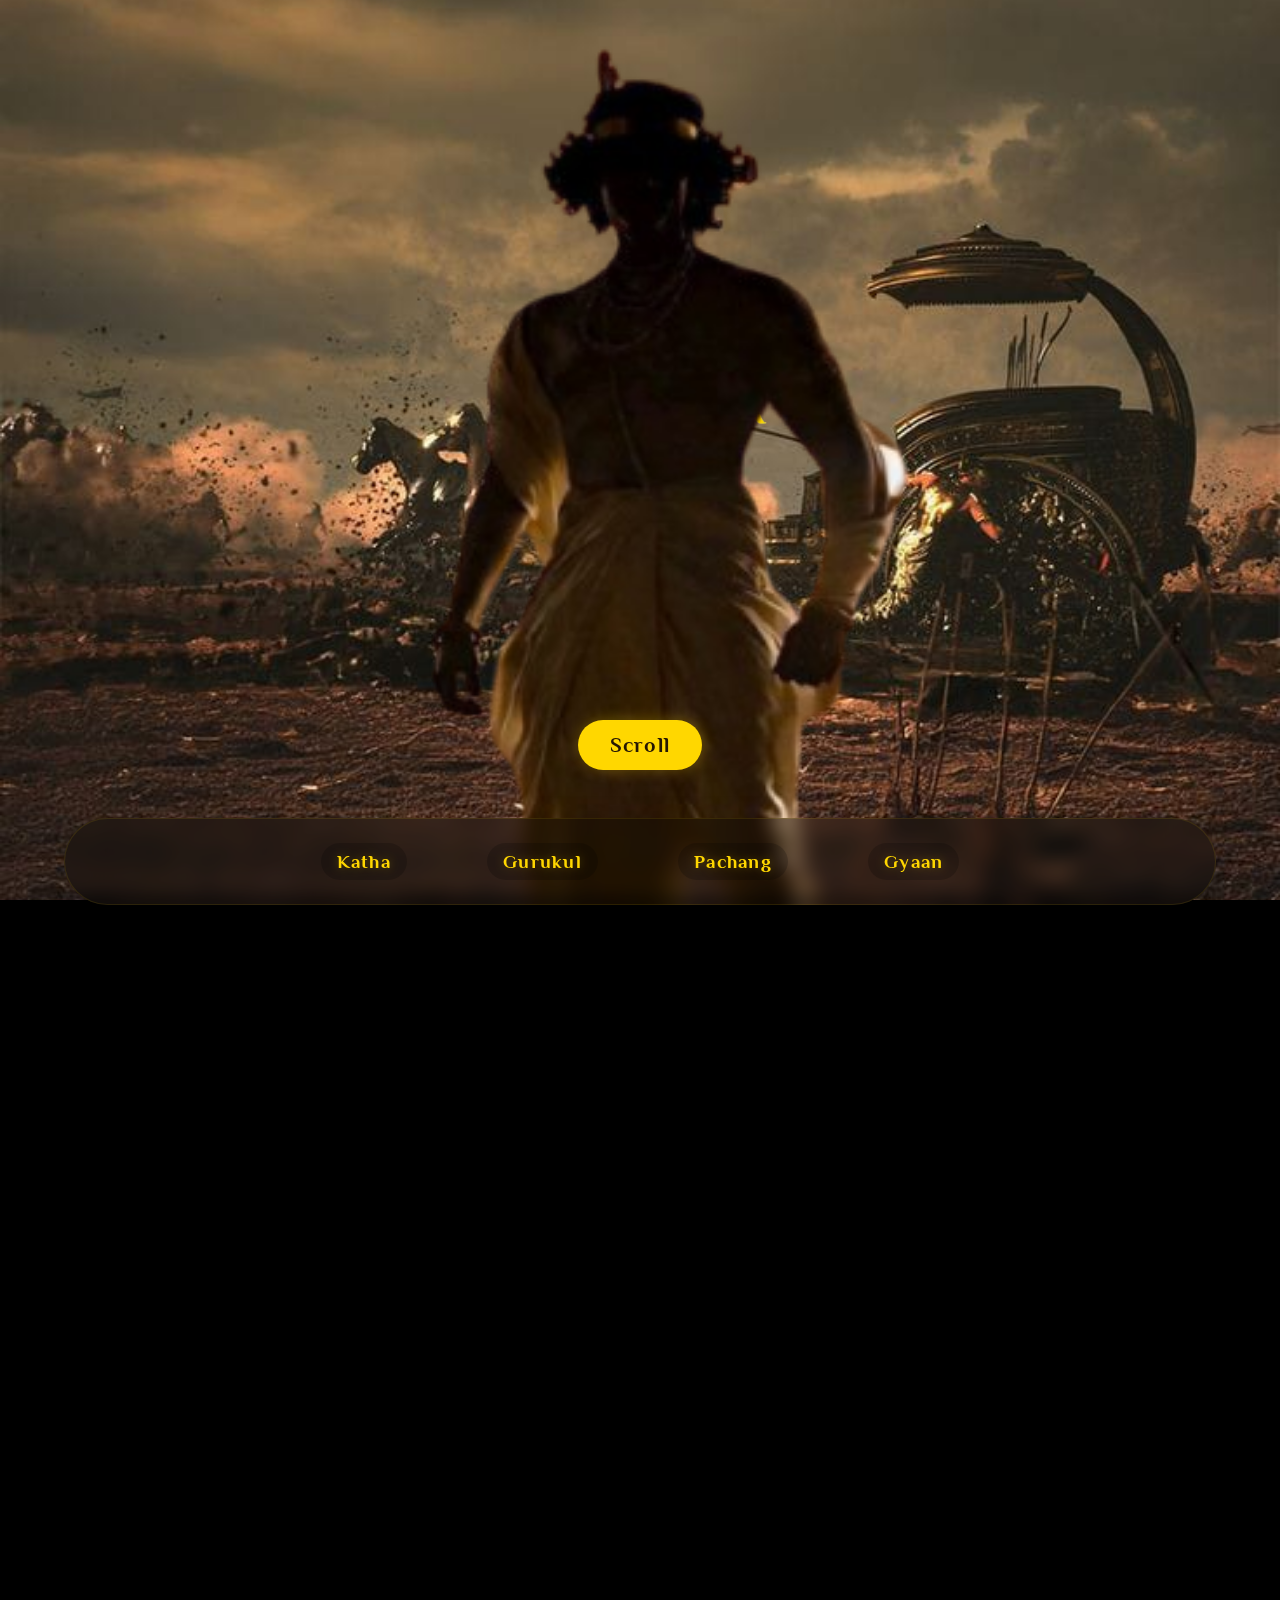
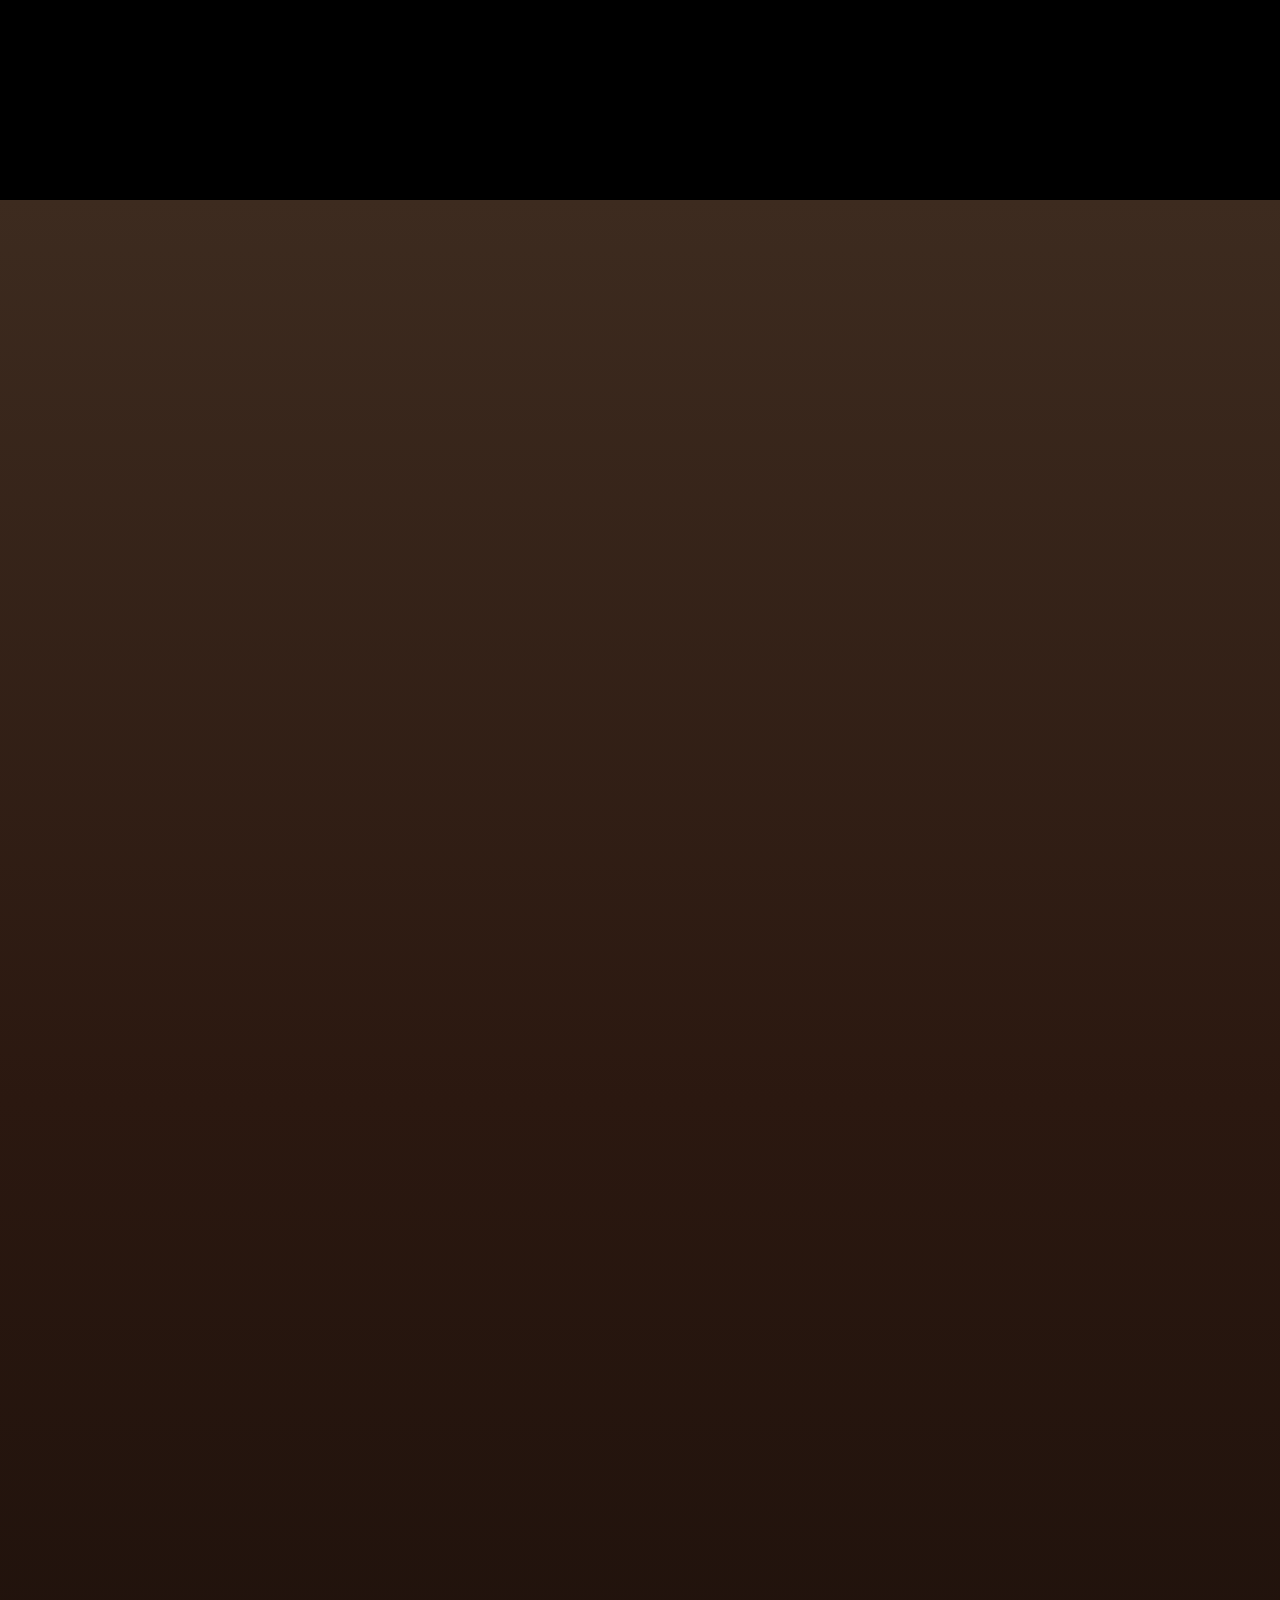
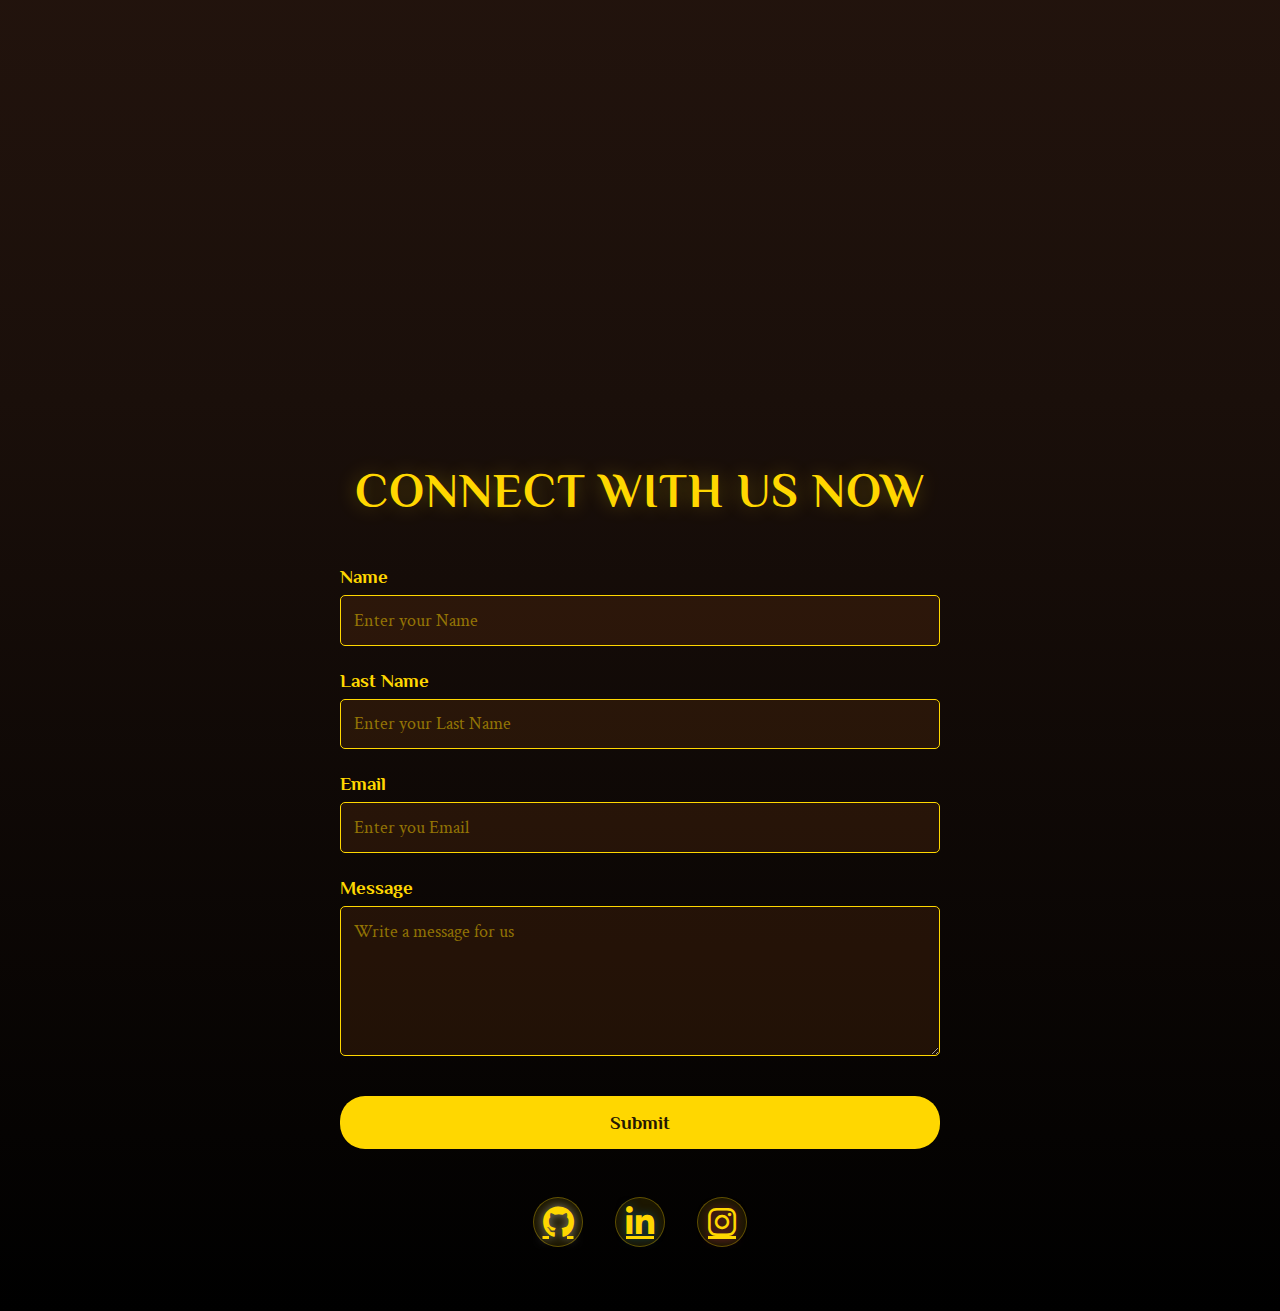
<file: index.html>
<!DOCTYPE html>
<html lang="en">
<head>
    <meta charset="UTF-8">
    <meta name="viewport" content="width=device-width, initial-scale=1.0">
    <title>VEDLOK</title>
    <link rel="preconnect" href="https://fonts.googleapis.com">
    <link rel="preconnect" href="https://fonts.gstatic.com" crossorigin>
    <link href="https://fonts.googleapis.com/css2?family=Philosopher:wght@400;700&family=Crimson+Text:wght@400;600;700&display=swap" rel="stylesheet">
    <link rel="stylesheet" href="https://cdnjs.cloudflare.com/ajax/libs/font-awesome/6.5.1/css/all.min.css">
    <link rel="stylesheet" href="styles.css">
</head>
<body>
    <div class="parallax-container">
        <div class="background"></div>
        <div class="logo-background">
            <img src="public/vedlok logo.png" alt="Vedlok" class="vedlok-logo">
        </div>
        <div class="foreground">
            <img src="public/krishna.png" alt="Krishna" class="krishna-image">
        </div>
        <div class="content">
            <button class="welcome-btn">Scroll</button>
            <nav class="main-nav">
                <ul>
                    <li><a href="katha.html">Katha</a></li>
                    <li><a href="gurukul.html">Gurukul</a></li>
                    <li><a href="pachang.html">Pachang</a></li>
                    <li><a href="gyaan.html">Gyaan</a></li>
                </ul>
            </nav>
        </div>
    </div>

    <div class="scroll-section"></div>

    <section class="about-section">
        <div class="about-content">
            <h2 class="about-title">🕉 Welcome to Vedlok – <br>Where Ancient Wisdom Meets the Digital Age!</h2>
            <div class="about-container">
                <div class="book-images">
                    <img src="public/Ramayana book.jpeg" alt="Ramayana" class="book-img">
                    <img src="public/bhagwad gita Book.png" alt="Bhagavad Gita" class="book-img">
                    <img src="public/Mahabharata Book.jpeg" alt="Mahabharat" class="book-img">
                </div>
                <p class="about-text">
                    Step into the world of Vedlok, a one-of-a-kind interactive platform that brings the 
                    timeless wisdom of Sanatan Dharma to life. Whether you're fascinated by the epic 
                    battles of the Ramayana and Mahabharata, seeking the profound teachings of the 
                    Bhagavad Gita, or eager to explore the depth of the Vedas and Upanishads, 
                    Vedlok offers an immersive journey into our sacred heritage.
                </p>
            </div>
        </div>
    </section>

    <div class="vision-section">
        <div class="vision-content">
            <div class="vision-title">WHY VEDLOK IS SPECIAL ??</div>
            <div class="vision-container">
                <div class="vision-text">
                    <ul>
                        <li>🔥 Relive the Legends – Witness animated stories, divine scriptures, and historic family trees like never before.</li>
                        <li>📜 The Hindu Calendar, Reimagined – Track festivals, tithis, and Panchang details with a dynamic, interactive calendar.</li>
                        <li>🧠 Test Your Knowledge – Challenge yourself with engaging quizzes inspired by our sacred texts.</li>
                        <li>✨ Immersive & Aesthetic Design – Experience smooth animations, glowing illustrations, and a vibrant UI.</li>
                        <li>🌍 A Platform for Every Seeker – Whether you're a beginner or a scholar, Vedlok makes learning effortless and exciting.</li>
                    </ul>
                    <p>Get ready to explore, learn, and connect with the soul of Hindu culture—all in one place! 🚀⚡</p>
                </div>
                <div class="vision-logos">
                    <img src="public/ramayana logo.png" alt="Mahabharat" class="vision-logo">
                    <img src="public/mahabharata logo.png" alt="Ramayan" class="vision-logo">
                    <img src="public/bhagwad gita logo.png" alt="Bhagwad Gita" class="vision-logo">
                </div>
            </div>
        </div>
    </div>

    <section class="connect-section">
        <div class="connect-content">
            <h2 class="connect-title">CONNECT WITH US NOW</h2>
            <form class="connect-form">
                <div class="form-group">
                    <label for="name">Name</label>
                    <input type="text" id="name" name="name" placeholder="Enter your Name" required>
                </div>
                <div class="form-group">
                    <label for="Last Name">Last Name</label>
                    <input type="text" id="surname" name="surname" placeholder="Enter your Last Name" required>
                </div>
                <div class="form-group">
                    <label for="email">Email</label>
                    <input type="email" id="email" name="email" placeholder="Enter you Email" required>
                </div>
                <div class="form-group">
                    <label for="message">Message</label>
                    <textarea id="message" name="message" placeholder="Write a message for us" required></textarea>
                </div>
                <button type="submit" class="submit-btn">Submit</button>
            </form>
            <div class="social-links">
                <a href="#" class="social-link github">
                    <i class="fab fa-github"></i>
                </a>
                <a href="#" class="social-link linkedin">
                    <i class="fab fa-linkedin-in"></i>
                </a>
                <a href="#" class="social-link instagram">
                    <i class="fab fa-instagram"></i>
                </a>
            </div>
        </div>
    </section>

    <script src="script.js"></script>
    <button id="goToTop" class="go-to-top">
        <img src="public/icons/bow-arrow-up.svg" alt="Scroll to top" class="bow-arrow-icon">
    </button>
</body>
</html>
</file>
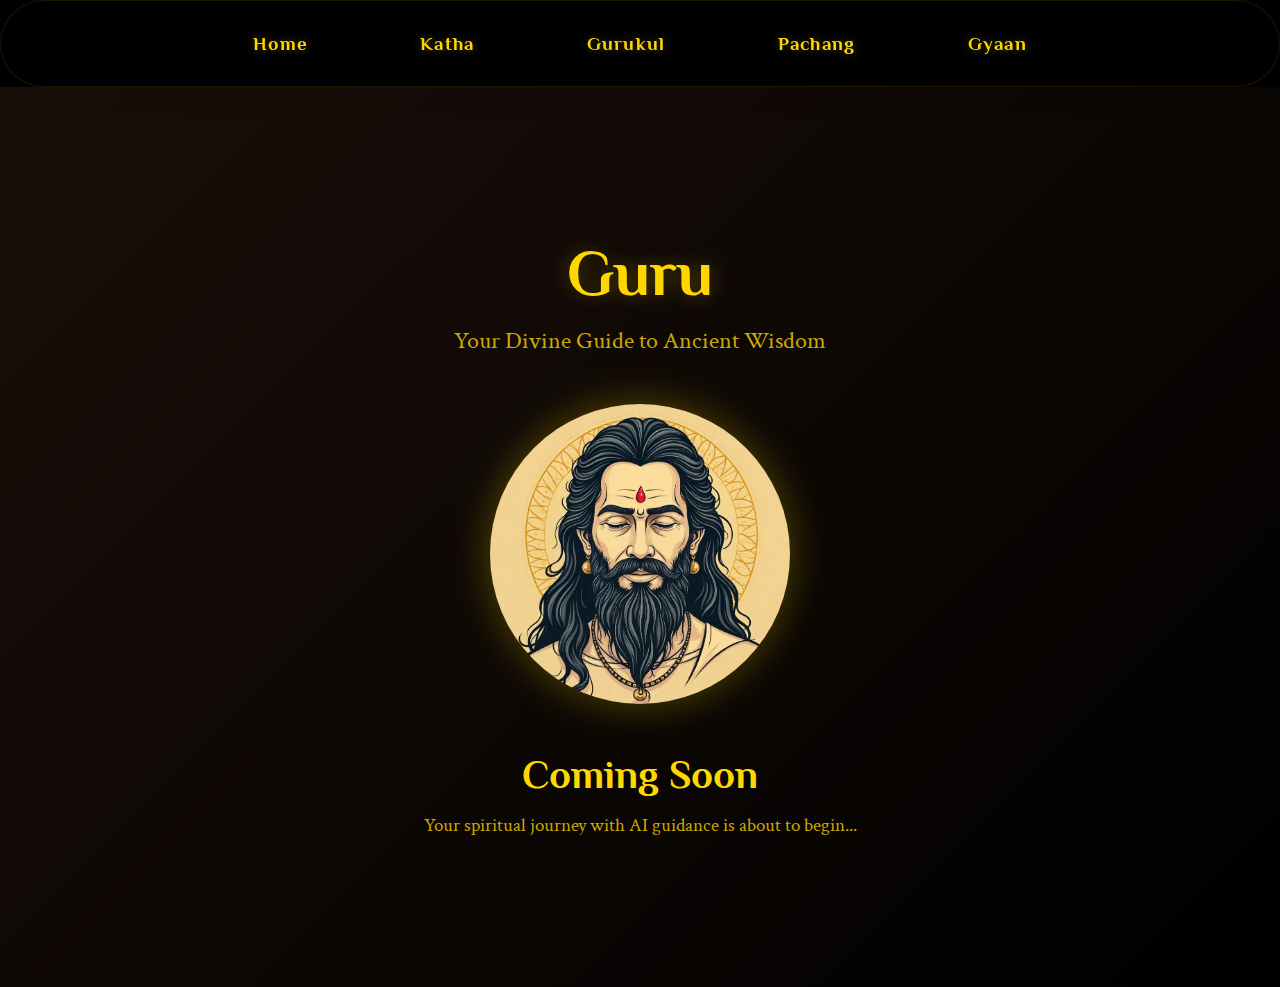
<file: guru.html>
<!DOCTYPE html>
<html lang="en">
<head>
    <meta charset="UTF-8">
    <meta name="viewport" content="width=device-width, initial-scale=1.0">
    <title>Guru - Coming Soon</title>
    <link rel="stylesheet" href="styles.css">
    <link rel="stylesheet" href="guru.css">
    <link href="https://fonts.googleapis.com/css2?family=Philosopher:wght@400;700&family=Crimson+Text:ital,wght@0,400;0,600;1,400&display=swap" rel="stylesheet">
</head>
<body>
    <nav class="main-nav">
        <ul>
            <li><a href="index.html">Home</a></li>
            <li><a href="katha.html">Katha</a></li>
            <li><a href="gurukul.html">Gurukul</a></li>
            <li><a href="pachang.html">Pachang</a></li>
            <li><a href="gyaan.html">Gyaan</a></li>
        </ul>
    </nav>

    <div class="guru-container">
        <div class="guru-content">
            <h1>Guru</h1>
            <p class="subtitle">Your Divine Guide to Ancient Wisdom</p>
            
            <div class="guru-illustration">
                <img src="public/guru.jpeg" alt="Guru Illustration">
            </div>

            <div class="coming-soon">
                <h2>Coming Soon</h2>
                <p>Your spiritual journey with AI guidance is about to begin...</p>
            </div>
        </div>
    </div>
</body>
</html>
</file>
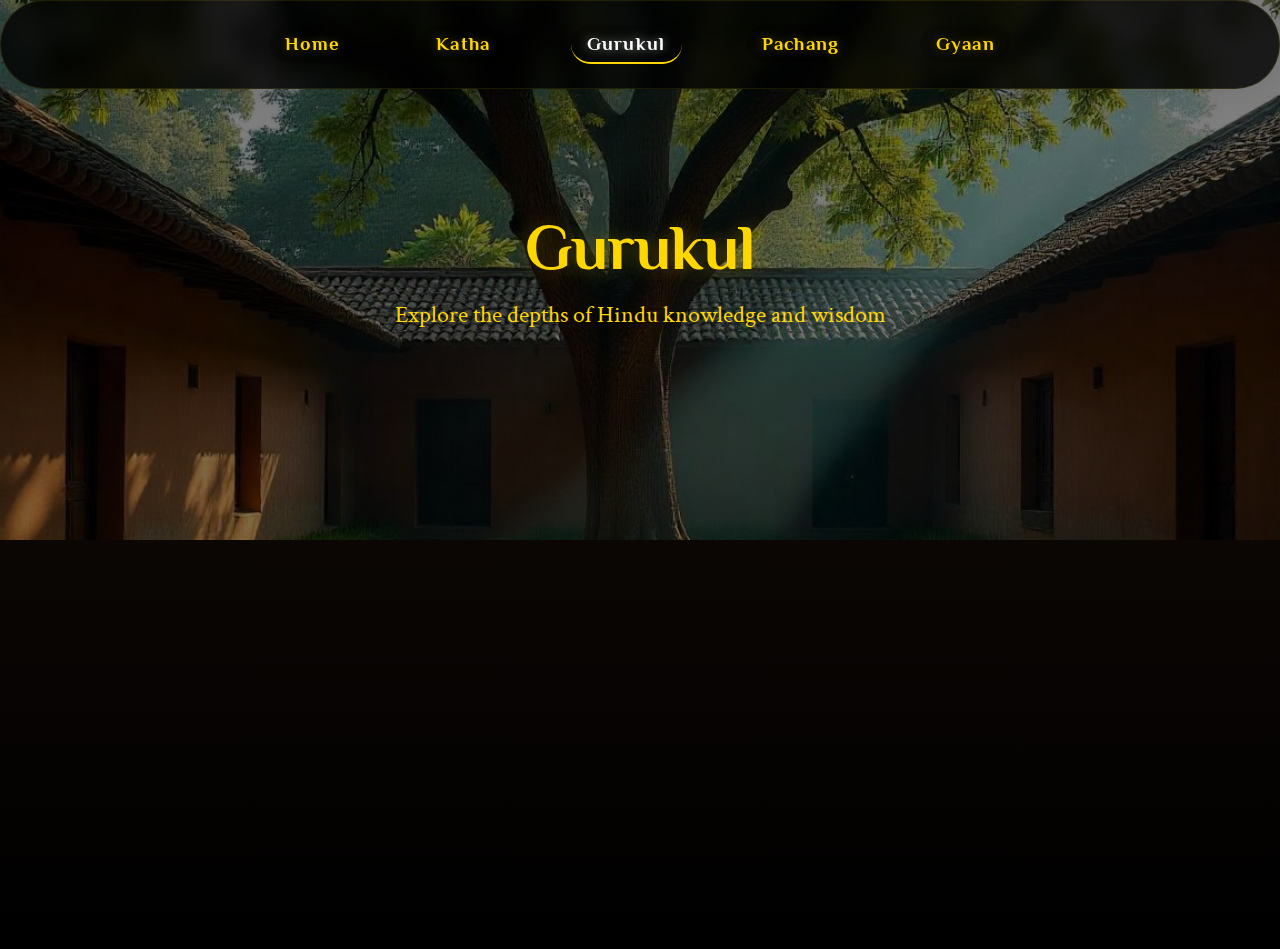
<file: gurukul.html>
<!DOCTYPE html>
<html lang="en">
<head>
    <meta charset="UTF-8">
    <meta name="viewport" content="width=device-width, initial-scale=1.0">
    <title>Gurukul - VEDLOK</title>
    <link rel="preconnect" href="https://fonts.googleapis.com">
    <link rel="preconnect" href="https://fonts.gstatic.com" crossorigin>
    <link href="https://fonts.googleapis.com/css2?family=Philosopher:wght@400;700&family=Crimson+Text:wght@400;600;700&display=swap" rel="stylesheet">
    <link rel="stylesheet" href="https://cdnjs.cloudflare.com/ajax/libs/font-awesome/6.5.1/css/all.min.css">
    <link rel="stylesheet" href="styles.css">
    <link rel="stylesheet" href="gurukul.css">
</head>
<body>
    <nav class="main-nav">
        <ul>
            <li><a href="index.html">Home</a></li>
            <li><a href="katha.html">Katha</a></li>
            <li><a href="gurukul.html" class="active">Gurukul</a></li>
            <li><a href="pachang.html">Pachang</a></li>
            <li><a href="gyaan.html">Gyaan</a></li>
        </ul>
    </nav>

    <div class="gurukul-container">
        <div class="gurukul-hero">
            <h1>Gurukul</h1>
            <p>Explore the depths of Hindu knowledge and wisdom</p>
        </div>

        <div class="gurukul-content">
            <div class="gurukul-grid">
                <a href="dashavatars.html" class="gurukul-card">
                    <div class="card-icon">
                        <i class="fas fa-om"></i>
                    </div>
                    <h2>Dashavatars</h2>
                    <p>Explore the ten divine incarnations of Lord Vishnu</p>
                    <div class="card-hover">
                        <span>Explore</span>
                    </div>
                </a>

                <a href="aryavrata.html" class="gurukul-card">
                    <div class="card-icon">
                        <i class="fas fa-map-marked-alt"></i>
                    </div>
                    <h2>Aryavrata</h2>
                    <p>Journey through the sacred lands of ancient India</p>
                    <div class="card-hover">
                        <span>Explore</span>
                    </div>
                </a>

                <a href="guru.html" class="gurukul-card">
                    <div class="card-icon">
                        <i class="fas fa-robot"></i>
                    </div>
                    <h2>Guru</h2>
                    <p>Your virtual guide to Hindu wisdom (Coming Soon)</p>
                    <div class="card-hover">
                        <span>Coming Soon</span>
                    </div>
                </a>
            </div>
        </div>
    </div>

    <script src="gurukul.js"></script>
</body>
</html>
</file>
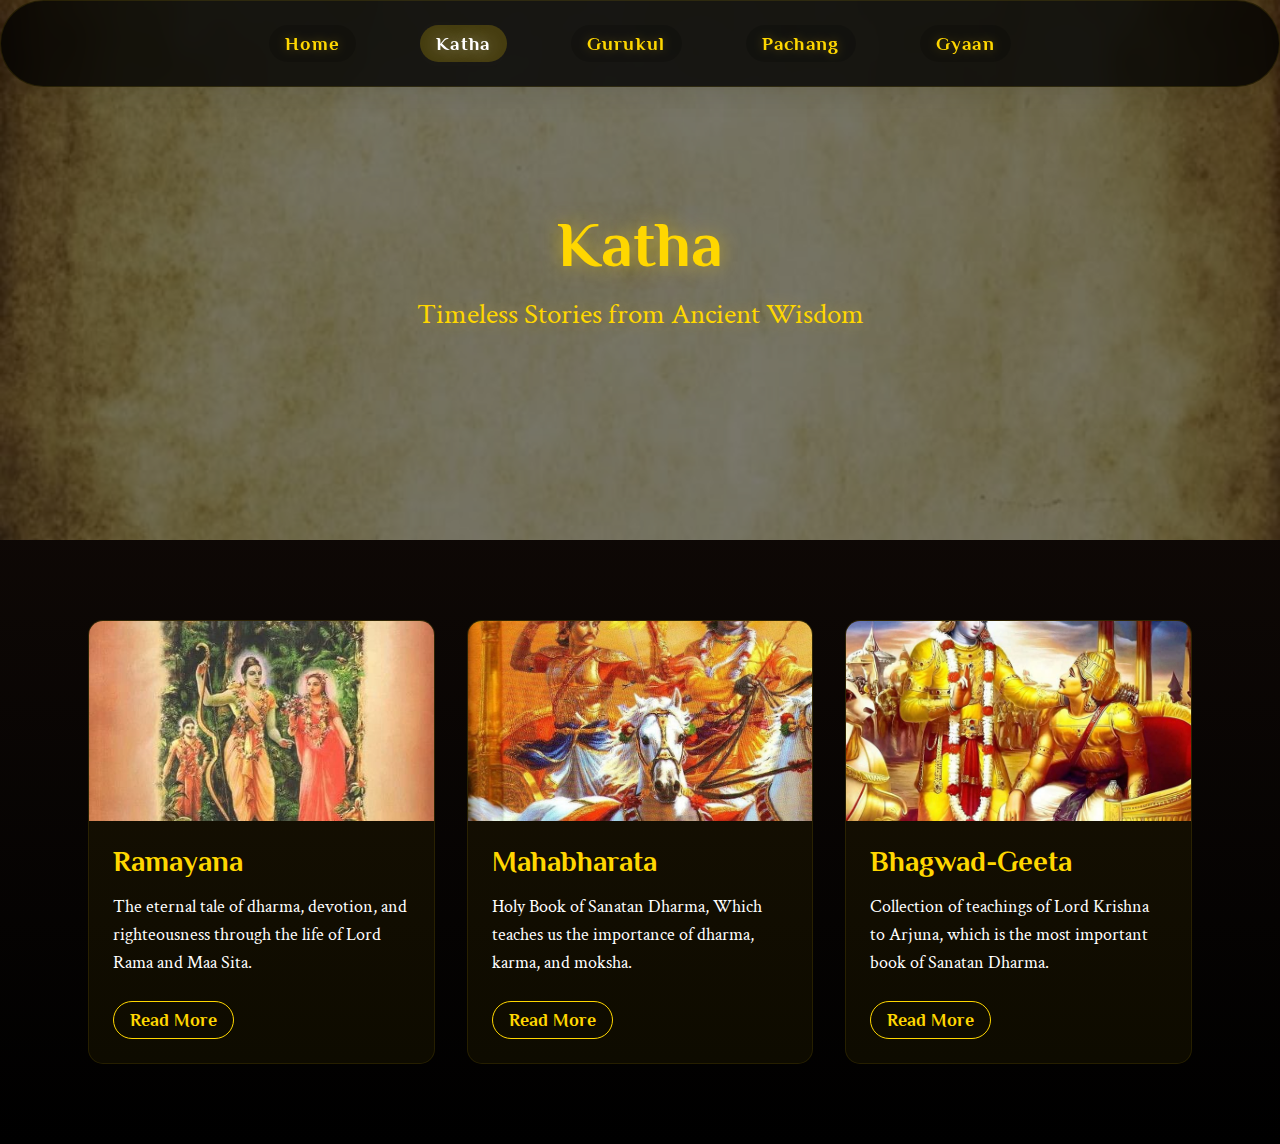
<file: katha.html>
<!DOCTYPE html>
<html lang="en">
<head>
    <meta charset="UTF-8">
    <meta name="viewport" content="width=device-width, initial-scale=1.0">
    <title>Katha - Ancient Stories & Narratives</title>
    <link rel="stylesheet" href="styles.css">
    <link rel="stylesheet" href="katha.css">
    <link href="https://fonts.googleapis.com/css2?family=Crimson+Text:wght@400;600;700&family=Philosopher:wght@400;700&display=swap" rel="stylesheet">
    <link rel="stylesheet" href="https://cdnjs.cloudflare.com/ajax/libs/font-awesome/6.0.0/css/all.min.css">
</head>
<body>
    <nav class="main-nav">
        <ul>
            <li><a href="index.html">Home</a></li>
            <li><a href="katha.html" class="active">Katha</a></li>
            <li><a href="gurukul.html">Gurukul</a></li>
            <li><a href="pachang.html">Pachang</a></li>
            <li><a href="gyaan.html">Gyaan</a></li>
        </ul>
    </nav>

    <main class="katha-container">
        <section class="katha-hero">
            <h1>Katha</h1>
            <p>Timeless Stories from Ancient Wisdom</p>
        </section>

        <section class="katha-content">
            <div class="katha-grid">
                <article class="katha-card">
                    <div class="katha-card-image">
                        <img src="public/Ramayana book.jpeg" alt="Ramayana">
                    </div>
                    <div class="katha-card-content">
                        <h2>Ramayana</h2>
                        <p>The eternal tale of dharma, devotion, and righteousness through the life of Lord Rama and Maa Sita.</p>
                        <a href="./ramayana.html" class="read-more">Read More</a>
                    </div>
                </article>

                <article class="katha-card">
                    <div class="katha-card-image">
                        <img src="public/Mahabharata Book.jpeg" alt="Mahabharata">
                    </div>
                    <div class="katha-card-content">
                        <h2>Mahabharata</h2>
                        <p>Holy Book of Sanatan Dharma, Which teaches us the importance of dharma, karma, and moksha.</p>
                        <a href="./mahabharata.html" class="read-more">Read More</a>
                    </div>
                </article>

                <article class="katha-card">
                    <div class="katha-card-image">
                        <img src="public/bhagwad gita Book.png" alt="Bhagwad-Geeta">
                    </div>
                    <div class="katha-card-content">
                        <h2>Bhagwad-Geeta</h2>
                        <p>Collection of teachings of Lord Krishna to Arjuna, which is the most important book of Sanatan Dharma.</p>
                        <a href="./bhagavad-gita.html" class="read-more">Read More</a>
                    </div>
                </article>
            </div>
        </section>
    </main>

    <script src="katha.js"></script>
</body>
</html>
</file>
<file: styles.css>
* {
    margin: 0;
    padding: 0;
    box-sizing: border-box;
}

body {
    font-family: 'Crimson Text', serif;
    overflow-x: hidden;
    height: 100%;
    background-color: #000;
    font-size: 18px;
}

.parallax-container {
    position: relative;
    height: 100vh;
    overflow: hidden;
    position: fixed;
    width: 100%;
    top: 0;
    left: 0;
}

.background {
    position: absolute;
    top: 0;
    left: 0;
    width: 100%;
    height: 100%;
    background-image: url('public/background.jpeg');
    background-size: cover;
    background-position: center;
    background-repeat: no-repeat;
    z-index: 1;
    transition: transform 1s ease-out;
    transform-origin: center center;
}

.background.zoomed {
    transform: scale(1.4);
}

.logo-background {
    position: absolute;
    top: 45%;
    left: 50%;
    transform: translate(-50%, -50%);
    width: min(90%, 1200px);
    height: auto;
    z-index: 3;
    display: flex;
    justify-content: center;
    align-items: center;
    overflow: hidden;
    opacity: 1;
    transition: transform 0.8s cubic-bezier(0.165, 0.84, 0.44, 1);
    will-change: transform;
}

.logo-background.visible {
    opacity: 1;
}

.vedlok-logo {
    width: min(95%, 500px);
    opacity: 1;
    transform: scale(0.8);
    transition: transform 0.8s cubic-bezier(0.165, 0.84, 0.44, 1);
    will-change: transform;
}

.vedlok-logo.visible {
    opacity: 1;
    transform: translateY(0) scale(1);
}

.foreground {
    position: absolute;
    bottom: 0;
    left: 50%;
    transform: translate(-50%, 50%);
    width: 100%;
    height: 100%;
    z-index: 5;
    display: flex;
    justify-content: center;
    align-items: flex-end;
    transition: all 1s ease-out;
    pointer-events: none;
}

.foreground.scrolled {
    transform: translate(-50%, 50%) scale(0.9);
}

.krishna-image {
    height: 200vh;
    object-fit: contain;
    transform-origin: bottom center;
    transition: all 0.5s ease-out;
    object-position: bottom;
    margin-bottom: 0;
}

.krishna-image.scaled {
    height: 180vh;
}

.content {
    position: fixed;
    left: 50%;
    transform: translate(-50%);
    width: min(90%, 1200px);
    text-align: center;
    z-index: 100;
    top: 80vh;
    display: flex;
    flex-direction: column;
    align-items: center;
    gap: 3rem;
    transition: all 0.3s ease;
    pointer-events: auto;
}

.content.visible {
    opacity: 1;
}

.content:not(.visible) {
    opacity: 0;
}

.welcome-btn {
    background-color: #FFD700;
    color: #251703;
    border: none;
    padding: 0.8rem 2rem;
    font-size: 1.3rem;
    font-family: 'Philosopher', sans-serif;
    font-weight: 700;
    border-radius: 25px;
    cursor: pointer;
    transition: all 0.3s cubic-bezier(0.175, 0.885, 0.32, 1.275);
    box-shadow: 0 0 15px rgba(255, 215, 0, 0.3);
    position: relative;
    z-index: 101;
    letter-spacing: 0.05em;
    overflow: hidden;
    pointer-events: auto;
}

.welcome-btn.visible {
    opacity: 1;
}

.welcome-btn:not(.visible) {
    opacity: 0;
}

.main-nav {
    width: 100%;
    position: relative;
    z-index: 101;
    transition: all 0.3s ease;
    pointer-events: auto;
    opacity: 1;
    background: rgba(0, 0, 0, 0.3);
    backdrop-filter: blur(10px);
    -webkit-backdrop-filter: blur(10px);
    padding: 1rem;
    border-radius: 50px;
    border: 1px solid rgba(255, 215, 0, 0.1);
    box-shadow: 0 4px 30px rgba(0, 0, 0, 0.1);
}

.main-nav ul {
    display: flex;
    justify-content: center;
    list-style: none;
    gap: 4rem;
    flex-wrap: nowrap;
    margin: 0;
    padding: 0;
}

.main-nav li {
    pointer-events: auto;
    padding: 0.5rem 0.5rem;
}

.main-nav a {
    color: #FFD700;
    text-decoration: none;
    font-size: 1.2rem;
    font-family: 'Philosopher', sans-serif;
    font-weight: 700;
    letter-spacing: 0.08rem;
    transition: all 0.3s cubic-bezier(0.175, 0.885, 0.32, 1.275);
    text-shadow: 0 0 10px rgba(255, 215, 0, 0.3);
    padding: 0.5rem 1rem;
    display: inline-block;
    cursor: pointer;
    position: relative;
    z-index: 102;
    pointer-events: auto;
    border-radius: 25px;
    background: rgba(0, 0, 0, 0.2);
}

.main-nav a:hover {
    color: #FFF;
    text-shadow: 0 0 20px rgba(255, 255, 255, 0.8);
    transform: translateY(-5px);
    letter-spacing: 0.12rem;
    background: rgba(255, 215, 0, 0.1);
    box-shadow: 0 0 20px rgba(255, 215, 0, 0.2);
}

.main-nav a:active {
    transform: translateY(-2px);
}

.scroll-section {
    height: 100vh;
    position: relative;
    z-index: 1;
    margin-top: 100vh;
}

.about-section {
    min-height: 100vh;
    background: linear-gradient(to bottom, #3d2b1f 0%, #2b1810 100%);
    display: flex;
    align-items: center;
    justify-content: center;
    padding: 4rem 2rem;
    position: relative;
    z-index: 2;
}

.about-content {
    max-width: 1200px;
    margin: 0 auto;
    text-align: center;
    opacity: 0;
    transform: translateY(50px);
    transition: transform 0.8s cubic-bezier(0.165, 0.84, 0.44, 1),
                opacity 0.8s cubic-bezier(0.165, 0.84, 0.44, 1);
    will-change: transform, opacity;
}

.about-content.visible {
    opacity: 1;
    transform: translateY(0);
}

.about-title {
    color: #FFD700;
    font-family: 'Philosopher', sans-serif;
    font-size: 3rem;
    font-weight: 700;
    margin-bottom: 2.5rem;
    opacity: 0;
    transform: translateY(30px);
    transition: transform 0.8s cubic-bezier(0.165, 0.84, 0.44, 1),
                opacity 0.8s cubic-bezier(0.165, 0.84, 0.44, 1);
    will-change: transform, opacity;
    text-shadow: 0 0 20px rgba(255, 215, 0, 0.3);
    letter-spacing: 0.02em;
    line-height: 1.4;
}

.about-title.visible {
    opacity: 1;
    transform: translateY(0);
}

.about-container {
    display: flex;
    flex-direction: row;
    align-items: center;
    gap: 4rem;
    padding: 2rem;
}

.book-images {
    flex: 1;
    display: flex;
    gap: 1rem;
    justify-content: center;
    align-items: center;
    transform: translateX(-100px);
    opacity: 0;
    transition: transform 0.8s cubic-bezier(0.165, 0.84, 0.44, 1),
                opacity 0.8s cubic-bezier(0.165, 0.84, 0.44, 1);
    will-change: transform, opacity;
}

.book-images.visible {
    transform: translateX(0);
    opacity: 1;
}

.book-img {
    width: 180px;
    height: 250px;
    object-fit: cover;
    border-radius: 10px;
    box-shadow: 0 0 20px rgba(255, 215, 0, 0.2);
    transition: all 0.3s ease;
}

.book-img:hover {
    transform: scale(1.05) translateY(-5px);
    box-shadow: 0 0 30px rgba(255, 215, 0, 0.4);
}

.about-text {
    flex: 1;
    color: #ffffff;
    font-family: 'Crimson Text', serif;
    font-size: 1.4rem;
    line-height: 1.8;
    text-align: left;
    opacity: 0;
    transform: translateX(100px);
    transition: transform 0.8s cubic-bezier(0.165, 0.84, 0.44, 1),
                opacity 0.8s cubic-bezier(0.165, 0.84, 0.44, 1);
    will-change: transform, opacity;
    font-weight: 600;
    letter-spacing: 0.01em;
}

.about-text.visible {
    opacity: 1;
    transform: translateX(0);
}

.vision-section {
    min-height: 100vh;
    background: linear-gradient(to bottom, #2b1810 0%, #1a0f0a 100%);
    display: flex;
    align-items: center;
    justify-content: center;
    padding: 4rem 2rem;
    position: relative;
    z-index: 2;
}

.vision-content {
    max-width: 1200px;
    margin: 0 auto;
    text-align: center;
    opacity: 0;
    transform: translateY(50px);
    transition: transform 0.8s cubic-bezier(0.165, 0.84, 0.44, 1),
                opacity 0.8s cubic-bezier(0.165, 0.84, 0.44, 1);
    will-change: transform, opacity;
}

.vision-title {
    color: #FFD700;
    font-family: 'Philosopher', sans-serif;
    font-size: 3rem;
    font-weight: 700;
    margin-bottom: 2.5rem;
    opacity: 0;
    transform: translateY(10px);
    transition: transform 0.8s cubic-bezier(0.165, 0.84, 0.44, 1),
                opacity 0.8s cubic-bezier(0.165, 0.84, 0.44, 1);
    will-change: transform, opacity;
    text-shadow: 0 0 20px rgba(255, 215, 0, 0.3);
    letter-spacing: 0.02em;
    line-height: 1.4;
}

.vision-container {
    display: flex;
    flex-direction: row-reverse;
    align-items: center;
    gap: 6rem;
    padding: 2rem;
}

.vision-text {
    flex: 1;
    color: #ffffff;
    font-family: 'Crimson Text', serif;
    font-size: 1.4rem;
    line-height: 1.8;
    text-align: left;
    opacity: 0;
    transform: translateX(-100px);
    transition: transform 0.8s cubic-bezier(0.165, 0.84, 0.44, 1),
                opacity 0.8s cubic-bezier(0.165, 0.84, 0.44, 1);
    will-change: transform, opacity;
}

.vision-text li::before {
    content: "";
    position: absolute;
    left: 0;
}

.vision-text li {
    margin-bottom: 1.5rem;
    position: relative;
    padding-left: 0;
    font-size: 1.3rem;
    line-height: 1.6;
}

.vision-text p {
    margin-bottom: 2.5rem;
    font-size: 1.4rem;
}

.vision-logos {
    flex: 1;
    display: flex;
    flex-direction: column;
    justify-content: center;
    align-items: center;
    opacity: 0;
    transform: translateX(100px);
    transition: transform 0.8s cubic-bezier(0.165, 0.84, 0.44, 1),
                opacity 0.8s cubic-bezier(0.165, 0.84, 0.44, 1);
    will-change: transform, opacity;
}

.vision-logo {
    width: 200px;
    height: 200px;
    object-fit: contain;
    border-radius: 50%;
    background: radial-gradient(circle at center, rgba(255, 215, 0, 0.1) 0%, rgba(43, 24, 16, 0) 70%);
    padding: 0.5rem;
    transition: all 0.3s ease;
    filter: drop-shadow(0 0 10px rgba(255, 215, 0, 0.2));
}

.vision-logo:hover {
    transform: scale(1.1) translateX(-10px);
    filter: drop-shadow(0 0 20px rgba(255, 215, 0, 0.4));
}

.connect-section {
    min-height: 100vh;
    background: linear-gradient(to bottom, #1a0f0a 0%, #000000 100%);
    display: flex;
    align-items: center;
    justify-content: center;
    padding: 4rem 2rem;
    position: relative;
    z-index: 2;
}

.connect-content {
    max-width: 600px;
    width: 100%;
    margin: 0 auto;
    text-align: center;
}

.connect-title {
    color: #FFD700;
    font-family: 'Philosopher', sans-serif;
    font-size: 3rem;
    font-weight: 700;
    margin-bottom: 3rem;
    text-shadow: 0 0 20px rgba(255, 215, 0, 0.3);
    letter-spacing: 0.02em;
}

.connect-form {
    display: flex;
    flex-direction: column;
    gap: 1.5rem;
    margin-bottom: 3rem;
}

.form-group {
    display: flex;
    flex-direction: column;
    align-items: flex-start;
    gap: 0.5rem;
}

.form-group label {
    color: #FFD700;
    font-family: 'Philosopher', sans-serif;
    font-size: 1.2rem;
    font-weight: 600;
}

.form-group input,
.form-group textarea {
    width: 100%;
    padding: 0.8rem;
    background-color: rgba(139, 69, 19, 0.2);
    border: 1px solid #FFD700;
    border-radius: 5px;
    color: #ffffff;
    font-family: 'Crimson Text', serif;
    font-size: 1.1rem;
}

.form-group textarea {
    height: 150px;
    resize: vertical;
}

.form-group input::placeholder,
.form-group textarea::placeholder {
    color: rgba(255, 215, 0, 0.5);
}

.submit-btn {
    background-color: #FFD700;
    color: #251703;
    border: none;
    padding: 1rem 2rem;
    font-size: 1.2rem;
    font-family: 'Philosopher', sans-serif;
    font-weight: 700;
    border-radius: 25px;
    cursor: pointer;
    transition: all 0.3s ease;
    margin-top: 1rem;
}

.submit-btn:hover {
    transform: scale(1.05);
    box-shadow: 0 0 20px rgba(255, 215, 0, 0.5);
    background-color: #FFE55C;
}

.social-links {
    display: flex;
    justify-content: center;
    gap: 2rem;
    margin-top: 3rem;
}

.social-link {
    width: 50px;
    height: 50px;
    display: flex;
    align-items: center;
    justify-content: center;
    transition: transform 0.3s ease;
    color: #FFD700;
    font-size: 2rem;
    border-radius: 50%;
    background: rgba(255, 215, 0, 0.1);
    border: 1px solid rgba(255, 215, 0, 0.3);
}

.social-link:hover {
    transform: scale(1.15);
    background: rgba(255, 215, 0, 0.2);
    border-color: rgba(255, 215, 0, 0.5);
}

.github {
    text-shadow: 0 0 10px rgba(255, 255, 255, 0.5);
}

.github:hover {
    color: #ffffff;
    text-shadow: 0 0 15px rgba(255, 255, 255, 0.8);
}

.linkedin {
    text-shadow: 0 0 10px rgba(0, 119, 181, 0.5);
}

.linkedin:hover {
    color: #0077B5;
    text-shadow: 0 0 15px rgba(0, 119, 181, 0.8);
}

.instagram {
    text-shadow: 0 0 10px rgba(225, 48, 108, 0.5);
}

.instagram:hover {
    color: #E1306C;
    text-shadow: 0 0 15px rgba(225, 48, 108, 0.8);
}

/* Remove old social media styles */
.whatsapp img,
.instagram img,
.youtube img {
    display: none;
}

/* Removing all media queries */

/* Go to Top Button */
.go-to-top {
    position: fixed;
    bottom: 30px;
    right: 30px;
    width: 50px;
    height: 50px;
    background: rgba(255, 215, 0, 0.9);
    border: 2px solid #000;
    border-radius: 50%;
    cursor: pointer;
    display: none;
    justify-content: center;
    align-items: center;
    z-index: 1000;
    transition: all 0.3s ease;
    box-shadow: 0 2px 10px rgba(0, 0, 0, 0.2);
}

.bow-arrow-icon {
    width: 24px;
    height: 24px;
    transition: all 0.3s ease;
    filter: invert(0);
}

.go-to-top:hover {
    background: #000;
    transform: translateY(-3px);
}

.go-to-top:hover .bow-arrow-icon {
    filter: invert(1);
    transform: scale(1.1);
}

.go-to-top.visible {
    display: flex;
}

/* Add animation for the button */
@keyframes fadeIn {
    from {
        opacity: 0;
        transform: translateY(20px);
    }
    to {
        opacity: 1;
        transform: translateY(0);
    }
}

.go-to-top.visible {
    animation: fadeIn 0.3s ease forwards;
}
</file>
<file: guru.css>
.guru-container {
    min-height: 100vh;
    background: linear-gradient(135deg, #1a0f0a 0%, #000000 100%);
    display: flex;
    justify-content: center;
    align-items: center;
    padding: 2rem;
    position: relative;
    overflow: hidden;
}

.guru-content {
    text-align: center;
    color: #FFD700;
    z-index: 1;
}

.guru-content h1 {
    font-family: 'Philosopher', sans-serif;
    font-size: 4rem;
    margin-bottom: 1rem;
    text-shadow: 0 0 20px rgba(255, 215, 0, 0.3);
    animation: glow 2s ease-in-out infinite alternate;
}

.subtitle {
    font-family: 'Crimson Text', serif;
    font-size: 1.5rem;
    margin-bottom: 3rem;
    color: rgba(255, 215, 0, 0.8);
}

.guru-illustration {
    width: 300px;
    height: 300px;
    margin: 0 auto 3rem;
    animation: float 6s ease-in-out infinite;
    display: flex;
    align-items: center;
    justify-content: center;
}

.guru-illustration img {
    width: 100%;
    height: 100%;
    object-fit: cover;
    border-radius: 50%;
    filter: drop-shadow(0 0 20px rgba(255, 215, 0, 0.3));
}

.coming-soon {
    margin-top: 2rem;
}

.coming-soon h2 {
    font-family: 'Philosopher', sans-serif;
    font-size: 2.5rem;
    margin-bottom: 1rem;
    color: #FFD700;
}

.coming-soon p {
    font-family: 'Crimson Text', serif;
    font-size: 1.2rem;
    color: rgba(255, 215, 0, 0.8);
    animation: pulse 2s ease-in-out infinite;
}

@keyframes float {
    0%, 100% {
        transform: translateY(0);
    }
    50% {
        transform: translateY(-20px);
    }
}

@keyframes glow {
    from {
        text-shadow: 0 0 20px rgba(255, 215, 0, 0.3);
    }
    to {
        text-shadow: 0 0 30px rgba(255, 215, 0, 0.5);
    }
}

@keyframes pulse {
    0%, 100% {
        opacity: 0.8;
    }
    50% {
        opacity: 1;
    }
}

/* Responsive Design */
@media (max-width: 768px) {
    .guru-content h1 {
        font-size: 3rem;
    }

    .subtitle {
        font-size: 1.2rem;
    }

    .guru-illustration {
        width: 250px;
        height: 250px;
    }

    .coming-soon h2 {
        font-size: 2rem;
    }

    .coming-soon p {
        font-size: 1rem;
    }
}
</file>
<file: gurukul.css>
.gurukul-container {
    min-height: 100vh;
    background: linear-gradient(to bottom, #1a0f0a 0%, #000000 100%);
    position: relative;
    overflow-x: hidden;
}

.gurukul-hero {
    height: 60vh;
    background-image: url('public/gurukul.jpeg');
    background-size: cover;
    background-position: bottom;
    background-attachment: fixed;
    display: flex;
    flex-direction: column;
    justify-content: center;
    align-items: center;
    text-align: center;
    color: #FFD700;
    position: relative;
}

.gurukul-hero::before {
    content: '';
    position: absolute;
    top: 0;
    left: 0;
    right: 0;
    bottom: 0;
    background: rgba(0, 0, 0, 0.5);
    z-index: 1;
}

.gurukul-hero h1 {
    font-family: 'Philosopher', sans-serif;
    font-size: 4rem;
    margin-bottom: 1rem;
    position: relative;
    z-index: 2;
    text-shadow: 0 0 20px rgba(255, 215, 0, 0.3);
}

.gurukul-hero p {
    font-family: 'Crimson Text', serif;
    font-size: 1.5rem;
    position: relative;
    z-index: 2;
    max-width: 600px;
    margin: 0 auto;
}

.gurukul-content {
    padding: 4rem 2rem;
    position: relative;
    z-index: 2;
}

.gurukul-grid {
    display: grid;
    grid-template-columns: repeat(auto-fit, minmax(300px, 1fr));
    gap: 2rem;
    max-width: 1200px;
    margin: 0 auto;
}

.gurukul-card {
    background: rgba(255, 215, 0, 0.1);
    border: 1px solid rgba(255, 215, 0, 0.2);
    border-radius: 15px;
    padding: 2rem;
    text-align: center;
    color: #FFD700;
    text-decoration: none;
    transition: all 0.3s ease;
    position: relative;
    overflow: hidden;
    backdrop-filter: blur(10px);
    -webkit-backdrop-filter: blur(10px);
}

.gurukul-card:hover {
    transform: translateY(-10px);
    background: rgba(255, 215, 0, 0.15);
    border-color: rgba(255, 215, 0, 0.4);
    box-shadow: 0 0 30px rgba(255, 215, 0, 0.2);
}

.card-icon {
    font-size: 3rem;
    margin-bottom: 1.5rem;
    color: #FFD700;
    transition: all 0.3s ease;
}

.gurukul-card:hover .card-icon {
    transform: scale(1.1);
}

.gurukul-card h2 {
    font-family: 'Philosopher', sans-serif;
    font-size: 1.8rem;
    margin-bottom: 1rem;
    color: #FFD700;
}

.gurukul-card p {
    font-family: 'Crimson Text', serif;
    font-size: 1.1rem;
    line-height: 1.6;
    margin-bottom: 1.5rem;
    color: rgba(255, 215, 0, 0.9);
}

.card-hover {
    position: absolute;
    bottom: 0;
    left: 0;
    right: 0;
    background: rgba(255, 215, 0, 0.2);
    padding: 1rem;
    transform: translateY(100%);
    transition: transform 0.3s ease;
}

.gurukul-card:hover .card-hover {
    transform: translateY(0);
}

.card-hover span {
    font-family: 'Philosopher', sans-serif;
    font-size: 1.2rem;
    color: #FFD700;
}

/* Animation for cards */
@keyframes fadeInUp {
    from {
        opacity: 0;
        transform: translateY(20px);
    }
    to {
        opacity: 1;
        transform: translateY(0);
    }
}

.gurukul-card {
    animation: fadeInUp 0.6s ease forwards;
    opacity: 0;
}

.gurukul-card:nth-child(1) { animation-delay: 0.2s; }
.gurukul-card:nth-child(2) { animation-delay: 0.4s; }
.gurukul-card:nth-child(3) { animation-delay: 0.6s; }

/* Navigation styles for other pages */
.main-nav {
    position: fixed;
    top: 0;
    left: 0;
    width: 100%;
    background: rgba(0, 0, 0, 0.8);
    padding: 1rem 0;
    z-index: 1000;
    backdrop-filter: blur(10px);
}

.main-nav ul {
    display: flex;
    justify-content: center;
    list-style: none;
    gap: 3rem;
    margin: 0;
    padding: 0;
}

.main-nav a {
    color: #FFD700;
    text-decoration: none;
    font-size: 1.2rem;
    font-family: 'Philosopher', sans-serif;
    font-weight: 700;
    transition: all 0.3s ease;
    padding: 0.5rem 1rem;
}

.main-nav a:hover {
    color: #FFF;
    text-shadow: 0 0 10px rgba(255, 255, 255, 0.5);
}

.main-nav a.active {
    color: #FFF;
    text-shadow: 0 0 10px rgba(255, 255, 255, 0.5);
    border-bottom: 2px solid #FFD700;
}
</file>
<file: katha.css>
.katha-container {
    min-height: 100vh;
    background: linear-gradient(to bottom, #1a0f0a 0%, #000000 100%);
}

.katha-hero {
    height: 60vh;
    background-image: url('public/katha-bg.jpg');
    background-size: cover;
    background-position: center;
    background-attachment: fixed;
    display: flex;
    flex-direction: column;
    justify-content: center;
    align-items: center;
    text-align: center;
    color: #FFD700;
    position: relative;
}

.katha-hero::before {
    content: '';
    position: absolute;
    top: 0;
    left: 0;
    right: 0;
    bottom: 0;
    background: rgba(0, 0, 0, 0.5);
}

.katha-hero h1 {
    font-family: 'Philosopher', sans-serif;
    font-size: 4rem;
    font-weight: 700;
    margin-bottom: 1rem;
    position: relative;
    z-index: 1;
    text-shadow: 0 0 20px rgba(255, 215, 0, 0.5);
}

.katha-hero p {
    font-family: 'Crimson Text', serif;
    font-size: 1.8rem;
    position: relative;
    z-index: 1;
    text-shadow: 0 0 15px rgba(255, 215, 0, 0.3);
}

.katha-content {
    padding: 4rem 2rem;
    max-width: 1200px;
    margin: 0 auto;
}

.katha-grid {
    display: grid;
    grid-template-columns: repeat(auto-fit, minmax(300px, 1fr));
    gap: 2rem;
    padding: 1rem;
}

.katha-card {
    background: rgba(255, 215, 0, 0.05);
    border-radius: 15px;
    overflow: hidden;
    transition: transform 0.3s ease, box-shadow 0.3s ease;
    border: 1px solid rgba(255, 215, 0, 0.1);
}

.katha-card:hover {
    transform: translateY(-10px);
    box-shadow: 0 10px 30px rgba(255, 215, 0, 0.1);
}

.katha-card-image {
    height: 200px;
    overflow: hidden;
}

.katha-card-image img {
    width: 100%;
    height: 100%;
    object-fit: cover;
    transition: transform 0.3s ease;
}

.katha-card:hover .katha-card-image img {
    transform: scale(1.1);
}

.katha-card-content {
    padding: 1.5rem;
    color: #FFD700;
    position: relative;
    z-index: 5;
}

.katha-card-content h2 {
    font-family: 'Philosopher', sans-serif;
    font-size: 1.8rem;
    margin-bottom: 1rem;
    font-weight: 700;
}

.katha-card-content p {
    font-family: 'Crimson Text', serif;
    font-size: 1.1rem;
    color: #fff;
    margin-bottom: 1.5rem;
    line-height: 1.6;
}

.read-more {
    display: inline-block;
    color: #FFD700;
    text-decoration: none;
    font-family: 'Philosopher', sans-serif;
    font-weight: 700;
    font-size: 1.1rem;
    padding: 0.5rem 1rem;
    border: 1px solid #FFD700;
    border-radius: 25px;
    transition: all 0.3s ease;
    cursor: pointer;
    position: relative;
    z-index: 10;
}

.read-more:hover {
    background: #FFD700;
    color: #000;
    box-shadow: 0 0 15px rgba(255, 215, 0, 0.3);
    transform: translateY(-2px);
}

/* Navigation styles for other pages */
.main-nav {
    position: fixed;
    top: 0;
    left: 0;
    width: 100%;
    background: rgba(0, 0, 0, 0.8);
    padding: 1rem 0;
    z-index: 1000;
    backdrop-filter: blur(10px);
}

.main-nav ul {
    display: flex;
    justify-content: center;
    list-style: none;
    gap: 3rem;
    margin: 0;
    padding: 0;
}

.main-nav a {
    color: #FFD700;
    text-decoration: none;
    font-size: 1.2rem;
    font-family: 'Philosopher', sans-serif;
    font-weight: 700;
    transition: all 0.3s ease;
    padding: 0.5rem 1rem;
}

.main-nav a:hover {
    color: #FFF;
    text-shadow: 0 0 10px rgba(255, 255, 255, 0.5);
}

.main-nav a.active {
    background: rgba(255, 215, 0, 0.2);
    color: #FFF;
    text-shadow: 0 0 15px rgba(255, 255, 255, 0.5);
}
</file>
